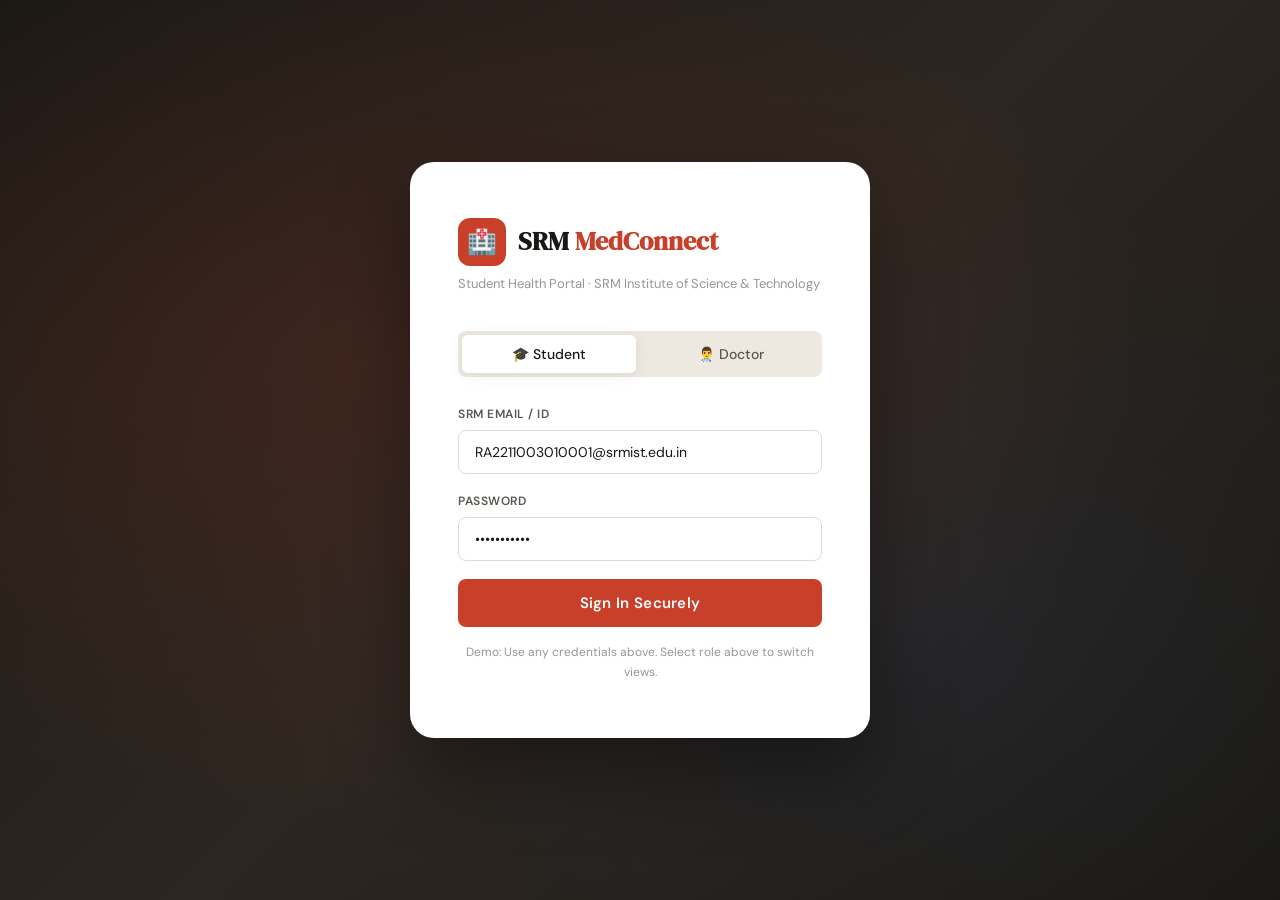
<file: frontend/srm-health-portal-singlefile.html>
<!DOCTYPE html>
<html lang="en">
<head>
<meta charset="UTF-8">
<meta name="viewport" content="width=device-width, initial-scale=1.0">
<title>SRM MedConnect — Student Health Portal</title>
<link href="https://fonts.googleapis.com/css2?family=DM+Serif+Display:ital@0;1&family=DM+Sans:wght@300;400;500;600&family=JetBrains+Mono:wght@400;500&display=swap" rel="stylesheet">
<style>
  :root {
    --bg: #f5f2ed;
    --bg2: #ede9e1;
    --surface: #ffffff;
    --surface2: #faf8f5;
    --border: #e0dbd2;
    --text: #1a1814;
    --text2: #5a5650;
    --text3: #9a9590;
    --accent: #c8402a;
    --accent2: #e85d3f;
    --accent-light: #fdf0ed;
    --green: #2a7a4a;
    --green-light: #edf7f2;
    --blue: #2a5fa8;
    --blue-light: #edf2fc;
    --amber: #b86a00;
    --amber-light: #fff8ed;
    --radius: 14px;
    --radius-sm: 8px;
    --shadow: 0 2px 16px rgba(0,0,0,0.07);
    --shadow-lg: 0 8px 40px rgba(0,0,0,0.12);
  }

  * { box-sizing: border-box; margin: 0; padding: 0; }

  body {
    font-family: 'DM Sans', sans-serif;
    background: var(--bg);
    color: var(--text);
    min-height: 100vh;
    font-size: 15px;
    line-height: 1.6;
  }

  /* ── LOGIN SCREEN ── */
  #login-screen {
    min-height: 100vh;
    display: flex;
    align-items: center;
    justify-content: center;
    background: linear-gradient(135deg, #1a1814 0%, #2d2620 50%, #1a1814 100%);
    position: relative;
    overflow: hidden;
  }
  #login-screen::before {
    content: '';
    position: absolute;
    inset: 0;
    background: radial-gradient(ellipse at 30% 40%, rgba(200,64,42,0.15) 0%, transparent 60%),
                radial-gradient(ellipse at 70% 70%, rgba(42,95,168,0.1) 0%, transparent 50%);
  }
  .login-card {
    background: var(--surface);
    border-radius: 24px;
    padding: 56px 48px;
    width: 460px;
    position: relative;
    box-shadow: 0 32px 80px rgba(0,0,0,0.4);
    animation: fadeUp 0.6s ease;
  }
  @keyframes fadeUp { from { opacity:0; transform:translateY(24px); } to { opacity:1; transform:translateY(0); } }
  .login-logo {
    display: flex;
    align-items: center;
    gap: 12px;
    margin-bottom: 8px;
  }
  .login-logo .logo-icon {
    width: 48px; height: 48px;
    background: var(--accent);
    border-radius: 12px;
    display: flex; align-items: center; justify-content: center;
    font-size: 24px;
  }
  .login-logo h1 {
    font-family: 'DM Serif Display', serif;
    font-size: 26px;
    color: var(--text);
  }
  .login-logo span { color: var(--accent); }
  .login-sub { color: var(--text3); font-size: 13px; margin-bottom: 36px; }
  .role-tabs {
    display: flex; gap: 8px; margin-bottom: 28px;
    background: var(--bg2); border-radius: var(--radius-sm); padding: 4px;
  }
  .role-tab {
    flex: 1; padding: 10px; border: none; background: none;
    border-radius: 6px; cursor: pointer; font-family: 'DM Sans', sans-serif;
    font-size: 14px; font-weight: 500; color: var(--text2);
    transition: all 0.2s;
  }
  .role-tab.active { background: var(--surface); color: var(--text); box-shadow: var(--shadow); }
  .form-group { margin-bottom: 18px; }
  .form-group label { display: block; font-size: 12px; font-weight: 600; color: var(--text2); margin-bottom: 6px; letter-spacing: 0.5px; text-transform: uppercase; }
  .form-group input, .form-group select {
    width: 100%; padding: 12px 16px;
    border: 1.5px solid var(--border); border-radius: var(--radius-sm);
    font-family: 'DM Sans', sans-serif; font-size: 14px;
    background: var(--surface); color: var(--text);
    transition: border-color 0.2s;
    outline: none;
  }
  .form-group input:focus, .form-group select:focus { border-color: var(--accent); }
  .btn-primary {
    width: 100%; padding: 14px;
    background: var(--accent); color: white;
    border: none; border-radius: var(--radius-sm);
    font-family: 'DM Sans', sans-serif; font-size: 15px; font-weight: 600;
    cursor: pointer; transition: all 0.2s;
    letter-spacing: 0.3px;
  }
  .btn-primary:hover { background: var(--accent2); transform: translateY(-1px); box-shadow: 0 4px 16px rgba(200,64,42,0.3); }
  .demo-hint { text-align: center; font-size: 12px; color: var(--text3); margin-top: 16px; }

  /* ── MAIN APP ── */
  #app { display: none; min-height: 100vh; }

  /* NAV */
  nav {
    position: fixed; top: 0; left: 0; right: 0; z-index: 100;
    background: var(--surface);
    border-bottom: 1px solid var(--border);
    padding: 0 32px;
    height: 64px;
    display: flex; align-items: center; justify-content: space-between;
    box-shadow: 0 1px 8px rgba(0,0,0,0.05);
  }
  .nav-brand { display: flex; align-items: center; gap: 10px; }
  .nav-brand .logo-mark {
    width: 36px; height: 36px; background: var(--accent);
    border-radius: 9px; display: flex; align-items: center; justify-content: center;
    font-size: 18px; color: white;
  }
  .nav-brand h2 { font-family: 'DM Serif Display', serif; font-size: 20px; }
  .nav-brand h2 span { color: var(--accent); }
  .nav-links { display: flex; gap: 4px; }
  .nav-link {
    padding: 8px 16px; border-radius: 8px; border: none; background: none;
    font-family: 'DM Sans', sans-serif; font-size: 14px; font-weight: 500;
    color: var(--text2); cursor: pointer; transition: all 0.2s; position: relative;
  }
  .nav-link:hover { background: var(--bg); color: var(--text); }
  .nav-link.active { color: var(--accent); background: var(--accent-light); }
  .nav-link .badge {
    position: absolute; top: 4px; right: 6px;
    width: 8px; height: 8px; background: var(--accent); border-radius: 50%;
  }
  .nav-right { display: flex; align-items: center; gap: 12px; }
  .user-chip {
    display: flex; align-items: center; gap: 8px;
    padding: 6px 12px; background: var(--bg2); border-radius: 20px;
    font-size: 13px; font-weight: 500;
  }
  .user-chip .avatar {
    width: 28px; height: 28px; border-radius: 50%;
    background: var(--accent); color: white;
    display: flex; align-items: center; justify-content: center;
    font-size: 12px; font-weight: 700;
  }
  .btn-logout {
    padding: 7px 14px; border-radius: 7px; border: 1.5px solid var(--border);
    background: none; font-family: 'DM Sans', sans-serif; font-size: 13px;
    color: var(--text2); cursor: pointer; transition: all 0.2s;
  }
  .btn-logout:hover { border-color: var(--accent); color: var(--accent); }

  /* PAGE LAYOUT */
  .page-wrapper { padding-top: 64px; }
  .page { display: none; padding: 36px 32px; max-width: 1200px; margin: 0 auto; }
  .page.active { display: block; animation: fadeIn 0.3s ease; }
  @keyframes fadeIn { from { opacity:0; } to { opacity:1; } }
  .page-header { margin-bottom: 32px; }
  .page-header h2 { font-family: 'DM Serif Display', serif; font-size: 30px; margin-bottom: 4px; }
  .page-header p { color: var(--text2); font-size: 14px; }

  /* CARDS */
  .card {
    background: var(--surface);
    border: 1px solid var(--border);
    border-radius: var(--radius);
    box-shadow: var(--shadow);
  }
  .card-body { padding: 24px; }

  /* GRID */
  .grid-2 { display: grid; grid-template-columns: 1fr 1fr; gap: 20px; }
  .grid-3 { display: grid; grid-template-columns: 1fr 1fr 1fr; gap: 20px; }
  .grid-4 { display: grid; grid-template-columns: repeat(4,1fr); gap: 16px; }

  /* STAT CARDS */
  .stat-card {
    background: var(--surface); border: 1px solid var(--border);
    border-radius: var(--radius); padding: 24px; box-shadow: var(--shadow);
  }
  .stat-label { font-size: 12px; font-weight: 600; color: var(--text3); text-transform: uppercase; letter-spacing: 0.5px; margin-bottom: 8px; }
  .stat-value { font-family: 'DM Serif Display', serif; font-size: 32px; }
  .stat-sub { font-size: 12px; color: var(--text3); margin-top: 4px; }

  /* DEPT CARDS */
  .dept-grid { display: grid; grid-template-columns: repeat(3,1fr); gap: 16px; }
  .dept-card {
    background: var(--surface); border: 1.5px solid var(--border);
    border-radius: var(--radius); padding: 24px; cursor: pointer;
    transition: all 0.25s; position: relative; overflow: hidden;
  }
  .dept-card::before {
    content:''; position:absolute; top:0; left:0; right:0; height:3px;
    background: var(--accent); transform: scaleX(0); transition: transform 0.25s;
  }
  .dept-card:hover { border-color: var(--accent); box-shadow: var(--shadow-lg); transform: translateY(-2px); }
  .dept-card:hover::before { transform: scaleX(1); }
  .dept-icon { font-size: 28px; margin-bottom: 12px; }
  .dept-name { font-weight: 700; font-size: 15px; margin-bottom: 4px; }
  .dept-info { font-size: 13px; color: var(--text2); }
  .dept-badge {
    display: inline-flex; align-items: center; gap: 5px;
    margin-top: 10px; padding: 4px 10px; border-radius: 20px;
    font-size: 12px; font-weight: 600;
  }
  .badge-green { background: var(--green-light); color: var(--green); }
  .badge-amber { background: var(--amber-light); color: var(--amber); }
  .badge-red { background: var(--accent-light); color: var(--accent); }
  .dot { width: 7px; height: 7px; border-radius: 50; display:inline-block; }
  .dot-green { background: var(--green); border-radius:50%; }
  .dot-amber { background: var(--amber); border-radius:50%; }
  .dot-red { background: var(--accent); border-radius:50%; }

  /* DOCTOR CARDS */
  .doctor-grid { display: grid; grid-template-columns: 1fr 1fr; gap: 16px; }
  .doctor-card {
    background: var(--surface); border: 1.5px solid var(--border);
    border-radius: var(--radius); padding: 20px;
    transition: all 0.2s;
  }
  .doctor-card:hover { border-color: var(--accent); box-shadow: var(--shadow); }
  .doctor-header { display: flex; gap: 14px; align-items: flex-start; margin-bottom: 14px; }
  .doctor-avatar {
    width: 52px; height: 52px; border-radius: 12px;
    display: flex; align-items: center; justify-content: center;
    font-size: 22px; font-weight: 700; flex-shrink: 0;
    background: linear-gradient(135deg, var(--accent-light), #fde8e3);
    color: var(--accent);
    font-family: 'DM Serif Display', serif;
  }
  .doctor-info h4 { font-weight: 700; font-size: 15px; margin-bottom: 2px; }
  .doctor-info .spec { font-size: 12px; color: var(--text2); margin-bottom: 4px; }
  .available-slots { font-size: 12px; margin-bottom: 14px; }
  .slots { display: flex; flex-wrap: wrap; gap: 6px; margin-top: 6px; }
  .slot {
    padding: 5px 12px; border-radius: 6px; border: 1.5px solid var(--border);
    font-size: 12px; font-family: 'JetBrains Mono', monospace; cursor: pointer;
    transition: all 0.15s; background: var(--surface);
  }
  .slot:hover, .slot.selected { background: var(--accent); color: white; border-color: var(--accent); }
  .slot.booked { background: var(--bg2); color: var(--text3); cursor: not-allowed; border-color: var(--border); text-decoration: line-through; }
  .btn-book {
    width: 100%; padding: 10px; border-radius: var(--radius-sm);
    background: var(--accent); color: white; border: none;
    font-family: 'DM Sans', sans-serif; font-size: 13px; font-weight: 600;
    cursor: pointer; transition: all 0.2s; margin-top: 12px;
  }
  .btn-book:hover { background: var(--accent2); }
  .btn-book:disabled { background: var(--border); color: var(--text3); cursor: not-allowed; }

  /* SEARCH/FILTER */
  .filter-bar { display: flex; gap: 12px; margin-bottom: 24px; align-items: center; }
  .search-box {
    flex: 1; position: relative;
  }
  .search-box input {
    width: 100%; padding: 11px 16px 11px 40px;
    border: 1.5px solid var(--border); border-radius: var(--radius-sm);
    font-family: 'DM Sans', sans-serif; font-size: 14px;
    background: var(--surface); color: var(--text); outline: none;
    transition: border-color 0.2s;
  }
  .search-box input:focus { border-color: var(--accent); }
  .search-box .icon { position: absolute; left: 13px; top: 50%; transform: translateY(-50%); font-size: 16px; }
  .filter-select {
    padding: 11px 16px; border: 1.5px solid var(--border); border-radius: var(--radius-sm);
    font-family: 'DM Sans', sans-serif; font-size: 14px; background: var(--surface);
    color: var(--text); outline: none; cursor: pointer;
  }

  /* APPOINTMENTS */
  .appt-list { display: flex; flex-direction: column; gap: 12px; }
  .appt-item {
    background: var(--surface); border: 1.5px solid var(--border);
    border-radius: var(--radius); padding: 18px 20px;
    display: flex; align-items: center; gap: 16px;
    transition: all 0.2s;
  }
  .appt-item:hover { border-color: var(--border); box-shadow: var(--shadow); }
  .appt-date-block {
    width: 60px; text-align: center; flex-shrink: 0;
    background: var(--accent-light); border-radius: 10px; padding: 10px 8px;
  }
  .appt-date-block .day { font-family: 'DM Serif Display', serif; font-size: 24px; color: var(--accent); line-height: 1; }
  .appt-date-block .month { font-size: 11px; font-weight: 600; color: var(--accent); text-transform: uppercase; }
  .appt-details { flex: 1; }
  .appt-details h4 { font-weight: 700; font-size: 15px; margin-bottom: 2px; }
  .appt-details .meta { font-size: 13px; color: var(--text2); }
  .appt-time {
    font-family: 'JetBrains Mono', monospace; font-size: 13px;
    background: var(--blue-light); color: var(--blue);
    padding: 4px 10px; border-radius: 6px; font-weight: 500;
  }
  .status-badge {
    padding: 4px 10px; border-radius: 20px; font-size: 12px; font-weight: 600;
    white-space: nowrap;
  }
  .status-confirmed { background: var(--green-light); color: var(--green); }
  .status-pending { background: var(--amber-light); color: var(--amber); }
  .status-cancelled { background: var(--accent-light); color: var(--accent); }
  .btn-sm {
    padding: 7px 14px; border-radius: 7px; font-size: 12px; font-weight: 600;
    cursor: pointer; transition: all 0.2s; font-family: 'DM Sans', sans-serif;
    border: 1.5px solid var(--border); background: var(--surface); color: var(--text2);
  }
  .btn-sm:hover { border-color: var(--text2); color: var(--text); }
  .btn-sm.danger:hover { border-color: var(--accent); color: var(--accent); }

  /* RECEIPT / BOOKING CARD */
  .booking-card {
    background: var(--surface); border: 1px solid var(--border);
    border-radius: 16px; overflow: hidden; box-shadow: var(--shadow-lg);
    max-width: 380px;
  }
  .booking-card-header {
    background: linear-gradient(135deg, #1a1814 0%, #2d2620 100%);
    padding: 24px; color: white; text-align: center; position: relative;
  }
  .booking-card-header::after {
    content: '';
    position: absolute; bottom: -12px; left: 0; right: 0;
    height: 24px; background: var(--surface);
    border-radius: 50% 50% 0 0 / 100% 100% 0 0;
  }
  .booking-card-header .logo { font-family: 'DM Serif Display', serif; font-size: 22px; margin-bottom: 4px; }
  .booking-card-header .logo span { color: var(--accent2); }
  .booking-card-body { padding: 28px 24px 24px; }
  .bk-row { display: flex; justify-content: space-between; align-items: flex-start; margin-bottom: 14px; }
  .bk-label { font-size: 11px; font-weight: 600; color: var(--text3); text-transform: uppercase; letter-spacing: 0.5px; }
  .bk-value { font-size: 14px; font-weight: 600; text-align: right; }
  .bk-qr { display: flex; justify-content: center; margin: 20px 0; }
  .qr-mock {
    width: 100px; height: 100px; background: var(--text);
    border-radius: 8px; padding: 8px;
    display: flex; align-items: center; justify-content: center;
    font-size: 8px; color: white; text-align: center; font-family: 'JetBrains Mono', monospace;
  }
  .bk-divider { border: none; border-top: 1.5px dashed var(--border); margin: 18px 0; }
  .booking-id { font-family: 'JetBrains Mono', monospace; font-size: 13px; color: var(--accent); font-weight: 500; }

  /* PRESCRIPTION */
  .rx-card {
    background: var(--surface); border: 1px solid var(--border);
    border-radius: var(--radius); overflow: hidden; box-shadow: var(--shadow);
  }
  .rx-header {
    background: linear-gradient(135deg, #1a1814, #2d2620);
    color: white; padding: 20px 24px; display: flex; justify-content: space-between; align-items: flex-start;
  }
  .rx-header h3 { font-family: 'DM Serif Display', serif; font-size: 20px; margin-bottom: 2px; }
  .rx-header .rx-date { font-size: 12px; opacity: 0.7; }
  .rx-symbol { font-size: 36px; opacity: 0.4; font-family: 'DM Serif Display', serif; font-style: italic; }
  .rx-body { padding: 24px; }
  .rx-patient { background: var(--bg2); border-radius: 10px; padding: 14px 18px; margin-bottom: 20px; display: flex; gap: 24px; }
  .rx-patient .field { }
  .rx-patient .field label { font-size: 11px; font-weight: 600; color: var(--text3); text-transform: uppercase; display: block; margin-bottom: 2px; }
  .rx-patient .field span { font-size: 14px; font-weight: 600; }
  .rx-meds h4 { font-size: 13px; font-weight: 700; color: var(--text2); margin-bottom: 12px; text-transform: uppercase; letter-spacing: 0.5px; }
  .med-row { display: flex; align-items: flex-start; gap: 12px; padding: 12px 0; border-bottom: 1px solid var(--border); }
  .med-row:last-child { border-bottom: none; }
  .med-num { width: 28px; height: 28px; background: var(--accent-light); color: var(--accent); border-radius: 50%; display:flex; align-items:center; justify-content:center; font-size:12px; font-weight:700; flex-shrink:0; }
  .med-name { font-weight: 700; font-size: 14px; }
  .med-dose { font-size: 12px; color: var(--text2); margin-top: 2px; }
  .rx-notes { margin-top: 18px; background: var(--amber-light); border-radius: 8px; padding: 12px 16px; font-size: 13px; color: var(--amber); }
  .rx-footer { padding: 16px 24px; border-top: 1px solid var(--border); display: flex; justify-content: space-between; align-items: center; }
  .doc-sig { font-family: 'DM Serif Display', serif; font-style: italic; font-size: 18px; color: var(--text); }

  /* CHAT */
  .chat-container { display: flex; gap: 20px; height: calc(100vh - 180px); min-height: 500px; }
  .chat-sidebar {
    width: 300px; flex-shrink: 0; background: var(--surface);
    border: 1px solid var(--border); border-radius: var(--radius);
    overflow: hidden; display: flex; flex-direction: column;
  }
  .chat-sidebar-header { padding: 16px 20px; border-bottom: 1px solid var(--border); font-weight: 700; font-size: 14px; }
  .chat-list { flex: 1; overflow-y: auto; }
  .chat-item {
    display: flex; gap: 12px; align-items: center; padding: 14px 18px;
    cursor: pointer; transition: background 0.15s; border-bottom: 1px solid var(--bg2);
  }
  .chat-item:hover { background: var(--bg); }
  .chat-item.active { background: var(--accent-light); }
  .chat-avatar {
    width: 40px; height: 40px; border-radius: 12px; flex-shrink: 0;
    background: var(--bg2); display: flex; align-items: center; justify-content: center;
    font-size: 18px; font-weight: 700; color: var(--accent);
    font-family: 'DM Serif Display', serif;
  }
  .chat-item-info h5 { font-size: 14px; font-weight: 600; margin-bottom: 2px; }
  .chat-item-info p { font-size: 12px; color: var(--text2); white-space: nowrap; overflow: hidden; text-overflow: ellipsis; max-width: 160px; }
  .chat-time { font-size: 11px; color: var(--text3); margin-left: auto; flex-shrink: 0; }
  .chat-main {
    flex: 1; background: var(--surface); border: 1px solid var(--border);
    border-radius: var(--radius); display: flex; flex-direction: column; overflow: hidden;
  }
  .chat-header {
    padding: 16px 20px; border-bottom: 1px solid var(--border);
    display: flex; align-items: center; gap: 12px;
  }
  .chat-header .online-dot { width: 9px; height: 9px; background: var(--green); border-radius: 50%; }
  .chat-header h4 { font-size: 15px; font-weight: 700; }
  .chat-header p { font-size: 12px; color: var(--text2); }
  .chat-messages { flex: 1; overflow-y: auto; padding: 20px; display: flex; flex-direction: column; gap: 12px; }
  .msg { max-width: 70%; }
  .msg.sent { align-self: flex-end; }
  .msg.recv { align-self: flex-start; }
  .msg-bubble {
    padding: 10px 14px; border-radius: 14px; font-size: 14px; line-height: 1.5;
  }
  .msg.sent .msg-bubble { background: var(--accent); color: white; border-radius: 14px 14px 4px 14px; }
  .msg.recv .msg-bubble { background: var(--bg2); color: var(--text); border-radius: 14px 14px 14px 4px; }
  .msg-time { font-size: 11px; color: var(--text3); margin-top: 4px; text-align: right; }
  .msg.recv .msg-time { text-align: left; }
  .chat-input-bar { padding: 16px; border-top: 1px solid var(--border); display: flex; gap: 10px; }
  .chat-input {
    flex: 1; padding: 11px 16px; border: 1.5px solid var(--border);
    border-radius: 20px; font-family: 'DM Sans', sans-serif; font-size: 14px;
    background: var(--bg); color: var(--text); outline: none;
    transition: border-color 0.2s;
  }
  .chat-input:focus { border-color: var(--accent); }
  .btn-send {
    padding: 10px 18px; background: var(--accent); color: white;
    border: none; border-radius: 20px; cursor: pointer;
    font-family: 'DM Sans', sans-serif; font-size: 14px; font-weight: 600;
    transition: all 0.2s;
  }
  .btn-send:hover { background: var(--accent2); }

  /* DOCTOR DASHBOARD */
  .notification-list { display: flex; flex-direction: column; gap: 12px; }
  .notif-item {
    background: var(--surface); border: 1.5px solid var(--border);
    border-radius: var(--radius); padding: 18px 20px;
    display: flex; gap: 14px; align-items: flex-start;
    transition: all 0.2s;
  }
  .notif-item.unread { border-color: var(--accent); background: var(--accent-light); }
  .notif-icon { font-size: 22px; flex-shrink: 0; }
  .notif-content h4 { font-size: 14px; font-weight: 700; margin-bottom: 3px; }
  .notif-content p { font-size: 13px; color: var(--text2); }
  .notif-actions { margin-top: 10px; display: flex; gap: 8px; }
  .btn-accept {
    padding: 7px 16px; border-radius: 7px; border: none;
    background: var(--green); color: white; font-family: 'DM Sans', sans-serif;
    font-size: 12px; font-weight: 600; cursor: pointer; transition: all 0.2s;
  }
  .btn-decline {
    padding: 7px 16px; border-radius: 7px; border: 1.5px solid var(--border);
    background: none; font-family: 'DM Sans', sans-serif;
    font-size: 12px; font-weight: 600; cursor: pointer; transition: all 0.2s; color: var(--text2);
  }
  .btn-decline:hover { border-color: var(--accent); color: var(--accent); }
  .btn-reschedule {
    padding: 7px 16px; border-radius: 7px; border: 1.5px solid var(--blue);
    background: var(--blue-light); color: var(--blue); font-family: 'DM Sans', sans-serif;
    font-size: 12px; font-weight: 600; cursor: pointer; transition: all 0.2s;
  }

  /* SCHEDULE */
  .schedule-grid { display: grid; grid-template-columns: auto 1fr; gap: 0; background: var(--surface); border: 1px solid var(--border); border-radius: var(--radius); overflow: hidden; }
  .time-col { background: var(--bg2); border-right: 1px solid var(--border); }
  .time-slot-label { height: 56px; display: flex; align-items: center; justify-content: flex-end; padding: 0 14px; font-family: 'JetBrains Mono', monospace; font-size: 12px; color: var(--text3); border-bottom: 1px solid var(--border); }
  .sched-col { }
  .sched-slot { height: 56px; border-bottom: 1px solid var(--border); display: flex; align-items: center; padding: 0 14px; gap: 8px; }
  .sched-slot-filled { background: var(--accent-light); border-left: 3px solid var(--accent); }
  .sched-slot-open { }
  .sched-slot-open:hover { background: var(--green-light); cursor: pointer; }

  /* MODAL */
  .modal-overlay {
    position: fixed; inset: 0; background: rgba(0,0,0,0.5);
    display: none; align-items: center; justify-content: center; z-index: 1000;
    backdrop-filter: blur(4px);
  }
  .modal-overlay.open { display: flex; }
  .modal {
    background: var(--surface); border-radius: 20px;
    padding: 36px; max-width: 500px; width: 90%;
    box-shadow: var(--shadow-lg); animation: fadeUp 0.3s ease;
  }
  .modal h3 { font-family: 'DM Serif Display', serif; font-size: 22px; margin-bottom: 6px; }
  .modal p { font-size: 14px; color: var(--text2); margin-bottom: 24px; }
  .modal-actions { display: flex; gap: 10px; margin-top: 24px; justify-content: flex-end; }
  .btn-secondary {
    padding: 10px 20px; border-radius: 8px; border: 1.5px solid var(--border);
    background: none; font-family: 'DM Sans', sans-serif; font-size: 14px;
    color: var(--text2); cursor: pointer; transition: all 0.2s;
  }
  .btn-secondary:hover { border-color: var(--text2); color: var(--text); }

  /* SECTION */
  .section-title { font-family: 'DM Serif Display', serif; font-size: 20px; margin-bottom: 16px; }
  .subsection { margin-bottom: 32px; }

  /* TAB */
  .tab-bar { display: flex; gap: 0; border-bottom: 2px solid var(--border); margin-bottom: 28px; }
  .tab-btn {
    padding: 12px 20px; border: none; background: none; cursor: pointer;
    font-family: 'DM Sans', sans-serif; font-size: 14px; font-weight: 500;
    color: var(--text2); transition: all 0.2s; border-bottom: 2px solid transparent; margin-bottom: -2px;
  }
  .tab-btn.active { color: var(--accent); border-bottom-color: var(--accent); font-weight: 700; }
  .tab-panel { display: none; }
  .tab-panel.active { display: block; }

  /* WRITE RX */
  .rx-form .form-row { display: grid; grid-template-columns: 1fr 1fr; gap: 14px; }
  .med-input-row { display: grid; grid-template-columns: 2fr 1fr 1fr auto; gap: 10px; align-items: end; margin-bottom: 10px; }
  .btn-add-med {
    padding: 8px 14px; border-radius: 7px; border: 1.5px dashed var(--border);
    background: none; font-size: 13px; color: var(--text2); cursor: pointer; transition: all 0.2s;
  }
  .btn-add-med:hover { border-color: var(--accent); color: var(--accent); }
  .btn-danger { background: var(--accent-light); color: var(--accent); border: none; border-radius: 7px; padding: 8px 12px; cursor: pointer; font-size: 13px; }

  /* Scrollbar */
  ::-webkit-scrollbar { width: 6px; height: 6px; }
  ::-webkit-scrollbar-track { background: transparent; }
  ::-webkit-scrollbar-thumb { background: var(--border); border-radius: 3px; }
  ::-webkit-scrollbar-thumb:hover { background: var(--text3); }

  /* Responsive help */
  @media (max-width: 900px) {
    .dept-grid { grid-template-columns: 1fr 1fr; }
    .doctor-grid { grid-template-columns: 1fr; }
    .grid-4 { grid-template-columns: 1fr 1fr; }
    .chat-container { flex-direction: column; height: auto; }
    .chat-sidebar { width: 100%; height: 220px; }
  }

  /* Back button */
  .btn-back {
    display: inline-flex; align-items: center; gap: 6px;
    padding: 8px 14px; border-radius: 8px; border: 1.5px solid var(--border);
    background: var(--surface); font-family: 'DM Sans', sans-serif;
    font-size: 13px; color: var(--text2); cursor: pointer; margin-bottom: 20px;
    transition: all 0.2s;
  }
  .btn-back:hover { border-color: var(--text2); color: var(--text); }

  .empty-state { text-align:center; padding: 60px 20px; color: var(--text3); }
  .empty-state .icon { font-size: 40px; margin-bottom: 12px; }
  .empty-state p { font-size: 15px; }

  /* Toggle switch */
  .toggle-wrap { display: flex; align-items: center; gap: 10px; font-size: 14px; font-weight: 500; }
  .toggle { position: relative; display: inline-block; width: 44px; height: 24px; }
  .toggle input { opacity: 0; width: 0; height: 0; }
  .toggle-slider {
    position: absolute; inset: 0; background: var(--border); border-radius: 24px; cursor: pointer; transition: 0.3s;
  }
  .toggle-slider:before {
    content:''; position: absolute; height: 18px; width: 18px;
    left: 3px; bottom: 3px; background: white; border-radius: 50%; transition: 0.3s;
  }
  input:checked + .toggle-slider { background: var(--green); }
  input:checked + .toggle-slider:before { transform: translateX(20px); }
</style>
</head>
<body>

<!-- ══════════════════ LOGIN ══════════════════ -->
<div id="login-screen">
  <div class="login-card">
    <div class="login-logo">
      <div class="logo-icon">🏥</div>
      <h1>SRM <span>MedConnect</span></h1>
    </div>
    <p class="login-sub">Student Health Portal · SRM Institute of Science & Technology</p>
    <div class="role-tabs">
      <button class="role-tab active" onclick="setRole('student')">🎓 Student</button>
      <button class="role-tab" onclick="setRole('doctor')">👨‍⚕️ Doctor</button>
    </div>
    <div class="form-group">
      <label>SRM Email / ID</label>
      <input type="text" id="login-email" placeholder="RA2211003010001@srmist.edu.in" value="RA2211003010001@srmist.edu.in"/>
    </div>
    <div class="form-group">
      <label>Password</label>
      <input type="password" id="login-pass" placeholder="••••••••" value="password123"/>
    </div>
    <button class="btn-primary" onclick="doLogin()">Sign In Securely</button>
    <p class="demo-hint">Demo: Use any credentials above. Select role above to switch views.</p>
  </div>
</div>

<!-- ══════════════════ APP ══════════════════ -->
<div id="app">
  <!-- NAV -->
  <nav>
    <div class="nav-brand">
      <div class="logo-mark">🏥</div>
      <h2>SRM <span>MedConnect</span></h2>
    </div>
    <div class="nav-links" id="nav-links"></div>
    <div class="nav-right">
      <div class="user-chip">
        <div class="avatar" id="nav-avatar"></div>
        <span id="nav-name"></span>
      </div>
      <button class="btn-logout" onclick="doLogout()">Sign Out</button>
    </div>
  </nav>

  <!-- PAGES -->
  <div class="page-wrapper">

    <!-- ── STUDENT: HOME / DEPARTMENTS ── -->
    <div class="page" id="page-home">
      <div class="page-header">
        <h2>Find a Doctor</h2>
        <p>Select a department to view available doctors and book your appointment</p>
      </div>
      <div class="grid-4" style="margin-bottom:28px;">
        <div class="stat-card">
          <div class="stat-label">Doctors Available</div>
          <div class="stat-value" style="color:var(--green)">12</div>
          <div class="stat-sub">Currently on duty</div>
        </div>
        <div class="stat-card">
          <div class="stat-label">Departments</div>
          <div class="stat-value">8</div>
          <div class="stat-sub">Specialisations</div>
        </div>
        <div class="stat-card">
          <div class="stat-label">My Appointments</div>
          <div class="stat-value" style="color:var(--accent)">2</div>
          <div class="stat-sub">Upcoming this week</div>
        </div>
        <div class="stat-card">
          <div class="stat-label">Avg Wait Time</div>
          <div class="stat-value" style="color:var(--blue)">8<span style="font-size:18px">min</span></div>
          <div class="stat-sub">Based on today's data</div>
        </div>
      </div>
      <div class="section-title">Departments</div>
      <div class="dept-grid" id="dept-grid"></div>
    </div>

    <!-- ── STUDENT: DOCTORS IN DEPT ── -->
    <div class="page" id="page-doctors">
      <button class="btn-back" onclick="showPage('home')">← Back to Departments</button>
      <div class="page-header">
        <h2 id="dept-title">Doctors</h2>
        <p id="dept-subtitle">Select a doctor and choose an available time slot</p>
      </div>
      <div class="filter-bar">
        <div class="search-box">
          <span class="icon">🔍</span>
          <input type="text" placeholder="Search doctors..." oninput="filterDoctors(this.value)"/>
        </div>
        <select class="filter-select" onchange="filterByAvailability(this.value)">
          <option value="all">All Availability</option>
          <option value="available">Available Today</option>
          <option value="limited">Limited Slots</option>
        </select>
      </div>
      <div class="doctor-grid" id="doctor-grid"></div>
    </div>

    <!-- ── STUDENT: MY APPOINTMENTS ── -->
    <div class="page" id="page-appointments">
      <div class="page-header">
        <h2>My Appointments</h2>
        <p>Manage your upcoming and past appointments</p>
      </div>
      <div class="tab-bar">
        <button class="tab-btn active" onclick="switchTab('appt','upcoming',this)">Upcoming</button>
        <button class="tab-btn" onclick="switchTab('appt','past',this)">Past</button>
        <button class="tab-btn" onclick="switchTab('appt','cancelled',this)">Cancelled</button>
      </div>
      <div class="tab-panel active" id="appt-tab-upcoming">
        <div class="appt-list" id="upcoming-list"></div>
      </div>
      <div class="tab-panel" id="appt-tab-past">
        <div class="appt-list" id="past-list"></div>
      </div>
      <div class="tab-panel" id="appt-tab-cancelled">
        <div class="empty-state"><div class="icon">🚫</div><p>No cancelled appointments</p></div>
      </div>
    </div>

    <!-- ── STUDENT: RECORDS ── -->
    <div class="page" id="page-records">
      <div class="page-header">
        <h2>Health Records</h2>
        <p>Your prescriptions, booking cards, and medical history</p>
      </div>
      <div class="tab-bar">
        <button class="tab-btn active" onclick="switchTab('rec','prescriptions',this)">Prescriptions</button>
        <button class="tab-btn" onclick="switchTab('rec','bookings',this)">Booking Cards</button>
      </div>
      <div class="tab-panel active" id="rec-tab-prescriptions">
        <div id="rx-list"></div>
      </div>
      <div class="tab-panel" id="rec-tab-bookings">
        <div id="booking-cards-list" style="display:flex;flex-wrap:wrap;gap:20px;"></div>
      </div>
    </div>

    <!-- ── SHARED: CHAT ── -->
    <div class="page" id="page-chat">
      <div class="page-header">
        <h2>Messages</h2>
        <p>Chat with your doctor for follow-up queries and advice</p>
      </div>
      <div class="chat-container">
        <div class="chat-sidebar">
          <div class="chat-sidebar-header">Conversations</div>
          <div class="chat-list" id="chat-list"></div>
        </div>
        <div class="chat-main">
          <div class="chat-header" id="chat-header">
            <div class="chat-avatar" style="width:38px;height:38px;border-radius:10px;background:var(--bg2);display:flex;align-items:center;justify-content:center;font-size:18px;" id="chat-doc-avatar">👨‍⚕️</div>
            <div>
              <h4 id="chat-doc-name">Select a conversation</h4>
              <p id="chat-doc-spec">—</p>
            </div>
            <div class="online-dot" style="margin-left:auto;"></div>
          </div>
          <div class="chat-messages" id="chat-messages">
            <div class="empty-state"><div class="icon">💬</div><p>Select a conversation to start chatting</p></div>
          </div>
          <div class="chat-input-bar">
            <input class="chat-input" id="chat-input" placeholder="Type your message..." onkeydown="if(event.key==='Enter')sendMessage()"/>
            <button class="btn-send" onclick="sendMessage()">Send ↑</button>
          </div>
        </div>
      </div>
    </div>

    <!-- ── DOCTOR: DASHBOARD ── -->
    <div class="page" id="page-doc-dashboard">
      <div class="page-header">
        <h2>Doctor Dashboard</h2>
        <p>Today's overview and appointment notifications</p>
      </div>
      <div class="grid-4" style="margin-bottom:28px;">
        <div class="stat-card">
          <div class="stat-label">Today's Patients</div>
          <div class="stat-value">7</div>
          <div class="stat-sub">Confirmed appointments</div>
        </div>
        <div class="stat-card">
          <div class="stat-label">Pending Requests</div>
          <div class="stat-value" style="color:var(--amber)">3</div>
          <div class="stat-sub">Awaiting approval</div>
        </div>
        <div class="stat-card">
          <div class="stat-label">Completed</div>
          <div class="stat-value" style="color:var(--green)">4</div>
          <div class="stat-sub">Consultations today</div>
        </div>
        <div class="stat-card">
          <div class="stat-label">Availability</div>
          <div style="margin-top:8px;">
            <label class="toggle-wrap">
              <label class="toggle"><input type="checkbox" checked id="doc-avail-toggle" onchange="toggleAvailability()"><span class="toggle-slider"></span></label>
              <span id="avail-label" style="color:var(--green);font-weight:600;">Available</span>
            </label>
          </div>
        </div>
      </div>
      <div class="grid-2">
        <div class="subsection">
          <div class="section-title">New Appointment Requests</div>
          <div class="notification-list" id="notif-list"></div>
        </div>
        <div class="subsection">
          <div class="section-title">Today's Schedule</div>
          <div id="doc-schedule"></div>
        </div>
      </div>
    </div>

    <!-- ── DOCTOR: PATIENTS ── -->
    <div class="page" id="page-doc-patients">
      <div class="page-header">
        <h2>My Patients</h2>
        <p>All confirmed appointments and patient records</p>
      </div>
      <div class="appt-list" id="doc-patients-list"></div>
    </div>

    <!-- ── DOCTOR: WRITE PRESCRIPTION ── -->
    <div class="page" id="page-doc-prescription">
      <div class="page-header">
        <h2>Write Prescription</h2>
        <p>Issue a prescription or consultation note for a patient</p>
      </div>
      <div style="display:grid;grid-template-columns:1fr 380px;gap:28px;align-items:start;">
        <div class="card">
          <div class="card-body">
            <div class="rx-form">
              <div class="form-row" style="margin-bottom:16px;">
                <div class="form-group" style="margin:0;">
                  <label>Patient Name</label>
                  <input type="text" placeholder="Enter patient name" id="rx-patient-name" value="Arjun Menon"/>
                </div>
                <div class="form-group" style="margin:0;">
                  <label>Registration No.</label>
                  <input type="text" placeholder="RA2211003010001" id="rx-patient-reg" value="RA2211003010001"/>
                </div>
              </div>
              <div class="form-row" style="margin-bottom:16px;">
                <div class="form-group" style="margin:0;">
                  <label>Diagnosis</label>
                  <input type="text" placeholder="Primary diagnosis" id="rx-diagnosis" value="Acute Pharyngitis"/>
                </div>
                <div class="form-group" style="margin:0;">
                  <label>Date</label>
                  <input type="date" id="rx-date"/>
                </div>
              </div>
              <div style="margin-bottom:16px;">
                <label style="font-size:12px;font-weight:600;color:var(--text2);display:block;margin-bottom:10px;text-transform:uppercase;letter-spacing:0.5px;">Medications</label>
                <div id="meds-list">
                  <div class="med-input-row">
                    <div class="form-group" style="margin:0;"><label style="font-size:11px;color:var(--text3);">Medicine</label><input type="text" placeholder="Medicine name" value="Amoxicillin 500mg"/></div>
                    <div class="form-group" style="margin:0;"><label style="font-size:11px;color:var(--text3);">Dosage</label><input type="text" placeholder="e.g. 1-0-1" value="1-0-1"/></div>
                    <div class="form-group" style="margin:0;"><label style="font-size:11px;color:var(--text3);">Duration</label><input type="text" placeholder="5 days" value="5 days"/></div>
                    <button class="btn-danger" onclick="this.closest('.med-input-row').remove()">✕</button>
                  </div>
                  <div class="med-input-row">
                    <div class="form-group" style="margin:0;"><input type="text" placeholder="Medicine name" value="Paracetamol 650mg"/></div>
                    <div class="form-group" style="margin:0;"><input type="text" placeholder="e.g. 0-1-1" value="0-1-1"/></div>
                    <div class="form-group" style="margin:0;"><input type="text" placeholder="3 days" value="3 days"/></div>
                    <button class="btn-danger" onclick="this.closest('.med-input-row').remove()">✕</button>
                  </div>
                </div>
                <button class="btn-add-med" onclick="addMedRow()">+ Add Medication</button>
              </div>
              <div class="form-group">
                <label>Notes & Instructions</label>
                <textarea style="width:100%;padding:12px 16px;border:1.5px solid var(--border);border-radius:8px;font-family:'DM Sans',sans-serif;font-size:14px;resize:vertical;min-height:80px;outline:none;background:var(--surface);" placeholder="Rest well, drink plenty of fluids. Avoid cold foods.">Rest well, drink plenty of fluids. Avoid cold foods and beverages. Return if fever persists beyond 3 days.</textarea>
              </div>
              <div class="modal-actions" style="margin-top:0;">
                <button class="btn-secondary" onclick="clearRxForm()">Clear</button>
                <button class="btn-primary" style="width:auto;padding:11px 28px;" onclick="issueRx()">Issue Prescription</button>
              </div>
            </div>
          </div>
        </div>
        <!-- Live preview -->
        <div id="rx-preview">
          <!-- populated by JS -->
        </div>
      </div>
    </div>

  </div><!-- /page-wrapper -->
</div><!-- /app -->

<!-- ── BOOKING MODAL ── -->
<div class="modal-overlay" id="booking-modal">
  <div class="modal">
    <h3>Confirm Appointment</h3>
    <p id="modal-desc">You are booking an appointment with the selected doctor.</p>
    <div class="form-group">
      <label>Reason for Visit</label>
      <input type="text" id="modal-reason" placeholder="Brief description of your concern"/>
    </div>
    <div class="form-group">
      <label>Additional Notes</label>
      <input type="text" id="modal-notes" placeholder="Any allergies, ongoing medications..."/>
    </div>
    <div class="modal-actions">
      <button class="btn-secondary" onclick="closeModal()">Cancel</button>
      <button class="btn-primary" style="width:auto;padding:11px 24px;" onclick="confirmBooking()">Book Appointment</button>
    </div>
  </div>
</div>

<!-- ── SUCCESS MODAL ── -->
<div class="modal-overlay" id="success-modal">
  <div class="modal" style="text-align:center;">
    <div style="font-size:52px;margin-bottom:12px;">✅</div>
    <h3>Appointment Confirmed!</h3>
    <p>Your booking has been confirmed. Show this ID at the clinic.</p>
    <div style="background:var(--bg2);border-radius:10px;padding:16px;margin:16px 0;font-family:'JetBrains Mono',monospace;font-size:18px;color:var(--accent);letter-spacing:2px;" id="booking-id-display">—</div>
    <div class="modal-actions" style="justify-content:center;">
      <button class="btn-secondary" onclick="document.getElementById('success-modal').classList.remove('open')">Close</button>
      <button class="btn-primary" style="width:auto;padding:11px 24px;" onclick="goToReceipt()">View Receipt →</button>
    </div>
  </div>
</div>

<script>
// ═══════════════════════════════════════════════════
// DATA
// ═══════════════════════════════════════════════════
const DEPARTMENTS = [
  { id:'general', name:'General Medicine', icon:'🩺', desc:'Primary care, fever, flu & general health', doctors:3, available:true },
  { id:'dental', name:'Dental Clinic', icon:'🦷', desc:'Oral health, teeth cleaning, fillings', doctors:2, available:true },
  { id:'mental', name:'Counselling & Mental Health', icon:'🧠', desc:'Stress, anxiety, depression support', doctors:2, available:false },
  { id:'ortho', name:'Orthopaedics', icon:'🦴', desc:'Bone, joint & sports injuries', doctors:2, available:true },
  { id:'eye', name:'Ophthalmology', icon:'👁️', desc:'Eye care, vision testing, infections', doctors:1, available:true },
  { id:'ent', name:'ENT', icon:'👂', desc:'Ear, nose & throat specialist', doctors:2, available:false },
  { id:'derma', name:'Dermatology', icon:'🧴', desc:'Skin issues, acne, rashes, infections', doctors:1, available:true },
  { id:'gynaec', name:'Gynaecology', icon:'🌸', desc:'Women\'s health, reproductive care', doctors:1, available:true },
];

const DOCTORS = {
  general: [
    { id:'d1', name:'Dr. Priya Suresh', spec:'MBBS, MD – General Physician', exp:'12 yrs', rating:'4.9', slots:['09:00','09:30','10:30','11:00','02:00','03:00'], booked:['09:30','11:00'] },
    { id:'d2', name:'Dr. Ramesh Kumar', spec:'MBBS – General Physician', exp:'8 yrs', rating:'4.7', slots:['09:00','10:00','10:30','11:30','02:30','04:00'], booked:['09:00','10:00'] },
    { id:'d3', name:'Dr. Kavitha Nair', spec:'MBBS, MD – Internal Medicine', exp:'15 yrs', rating:'4.8', slots:['08:30','09:30','01:00','01:30','03:30'], booked:['08:30'] },
  ],
  dental: [
    { id:'d4', name:'Dr. Arun Mathew', spec:'BDS, MDS – Dental Surgeon', exp:'10 yrs', rating:'4.8', slots:['09:00','10:00','11:00','01:00','02:00'], booked:['11:00'] },
    { id:'d5', name:'Dr. Sneha Pillai', spec:'BDS – Dentist', exp:'6 yrs', rating:'4.6', slots:['09:30','10:30','02:30','03:30'], booked:[] },
  ],
  mental: [
    { id:'d6', name:'Dr. Meera Krishnan', spec:'MBBS, MD – Psychiatry', exp:'14 yrs', rating:'5.0', slots:['10:00','11:00','02:00','03:00'], booked:['10:00','11:00','02:00','03:00'] },
    { id:'d7', name:'Ms. Divya Rajan', spec:'M.Sc Psychology – Counsellor', exp:'7 yrs', rating:'4.9', slots:['09:00','10:00','11:00','01:00','02:00','03:00'], booked:['09:00','11:00'] },
  ],
  ortho: [
    { id:'d8', name:'Dr. Suresh Babu', spec:'MBBS, MS – Orthopaedics', exp:'18 yrs', rating:'4.9', slots:['09:00','10:00','11:00','01:00'], booked:['09:00'] },
    { id:'d9', name:'Dr. Anitha Roy', spec:'MBBS – Ortho Resident', exp:'4 yrs', rating:'4.5', slots:['02:00','03:00','04:00'], booked:[] },
  ],
  eye: [
    { id:'d10', name:'Dr. Venkat Raman', spec:'MBBS, MS – Ophthalmology', exp:'16 yrs', rating:'4.8', slots:['09:00','10:30','12:00','02:00','03:30'], booked:['09:00','10:30'] },
  ],
  ent: [
    { id:'d11', name:'Dr. Lalitha Menon', spec:'MBBS, MS – ENT Specialist', exp:'11 yrs', rating:'4.7', slots:['10:00','11:00','02:00','03:00'], booked:['10:00','11:00','02:00','03:00'] },
    { id:'d12', name:'Dr. Kiran S.', spec:'MBBS – ENT Resident', exp:'3 yrs', rating:'4.4', slots:['09:30','10:30','01:30'], booked:['09:30','10:30','01:30'] },
  ],
  derma: [
    { id:'d13', name:'Dr. Pooja Chandran', spec:'MBBS, MD – Dermatology', exp:'9 yrs', rating:'4.9', slots:['09:00','10:00','11:00','02:00','03:00'], booked:['09:00'] },
  ],
  gynaec: [
    { id:'d14', name:'Dr. Saranya Bose', spec:'MBBS, MS – OB/GYN', exp:'13 yrs', rating:'5.0', slots:['09:00','10:00','11:00','01:00','02:00'], booked:['09:00','11:00'] },
  ],
};

const UPCOMING_APPTS = [
  { id:'APT2024001', doctor:'Dr. Priya Suresh', dept:'General Medicine', date:'21', month:'Mar', time:'10:30 AM', status:'confirmed', reason:'Fever & Cold' },
  { id:'APT2024002', doctor:'Dr. Arun Mathew', dept:'Dental Clinic', date:'25', month:'Mar', time:'09:00 AM', status:'pending', reason:'Tooth Pain' },
];
const PAST_APPTS = [
  { id:'APT2024000', doctor:'Dr. Kavitha Nair', dept:'General Medicine', date:'14', month:'Mar', time:'01:30 PM', status:'confirmed', reason:'Routine Check' },
];

const DOC_NOTIFS = [
  { id:'n1', student:'Arjun Menon', reg:'RA2211003010001', time:'09:00 AM Today', reason:'Fever & headache', unread:true },
  { id:'n2', student:'Preethi Lakshmi', reg:'RA2211003010087', time:'10:30 AM Today', reason:'Follow-up consultation', unread:true },
  { id:'n3', student:'Vikram Chandran', reg:'RA2211003010042', time:'02:00 PM Today', reason:'Back pain', unread:false },
];

const CHAT_CONTACTS_STUDENT = [
  { id:'c1', name:'Dr. Priya Suresh', spec:'General Medicine', avatar:'P', lastMsg:'Please drink warm fluids and rest well.', time:'10:32 AM', msgs:[
    { from:'doc', text:'Hello! How are you feeling today?', time:'10:20 AM' },
    { from:'me', text:'I have been having fever since yesterday evening, around 101°F.', time:'10:22 AM' },
    { from:'doc', text:'I see. Are you experiencing any body ache or sore throat along with the fever?', time:'10:24 AM' },
    { from:'me', text:'Yes, sore throat and slight body ache.', time:'10:26 AM' },
    { from:'doc', text:'Please drink warm fluids and rest well. I will prescribe something at your appointment tomorrow.', time:'10:32 AM' },
  ]},
  { id:'c2', name:'Dr. Arun Mathew', spec:'Dental Clinic', avatar:'A', lastMsg:'Avoid very cold/hot foods before your visit.', time:'Yesterday', msgs:[
    { from:'doc', text:'Hi! Saw your appointment booking for tooth pain. How long has it been?', time:'Yesterday 3:00 PM' },
    { from:'me', text:'About 2 days. The pain is on the upper left side.', time:'Yesterday 3:05 PM' },
    { from:'doc', text:'Avoid very cold/hot foods before your visit. See you on the 25th!', time:'Yesterday 3:10 PM' },
  ]},
];

const CHAT_CONTACTS_DOCTOR = [
  { id:'s1', name:'Arjun Menon', spec:'RA2211003010001 · CSE', avatar:'A', lastMsg:'Thank you doctor.', time:'10:40 AM', msgs:[
    { from:'me', text:'Hello Arjun! How are you feeling today?', time:'10:20 AM' },
    { from:'doc', text:'I have been having fever since yesterday evening, around 101°F.', time:'10:22 AM' },
    { from:'me', text:'Are you experiencing body ache as well?', time:'10:24 AM' },
    { from:'doc', text:'Yes, sore throat and slight body ache.', time:'10:26 AM' },
    { from:'me', text:'Drink warm fluids and rest. I will see you at your appointment.', time:'10:32 AM' },
    { from:'doc', text:'Thank you doctor.', time:'10:40 AM' },
  ]},
  { id:'s2', name:'Preethi Lakshmi', spec:'RA2211003010087 · ECE', avatar:'P', lastMsg:'Got it, I will follow the prescription.', time:'Yesterday', msgs:[
    { from:'me', text:'Hi Preethi! How is the medication working?', time:'Yesterday 2:00 PM' },
    { from:'doc', text:'Much better today, thank you!', time:'Yesterday 2:15 PM' },
    { from:'me', text:'Good. Continue the course for 5 days as prescribed.', time:'Yesterday 2:20 PM' },
    { from:'doc', text:'Got it, I will follow the prescription.', time:'Yesterday 2:25 PM' },
  ]},
];

const PRESCRIPTIONS = [
  {
    id:'RX2024001', date:'14 Mar 2025', doctor:'Dr. Kavitha Nair', dept:'General Medicine',
    patient:'Arjun Menon', reg:'RA2211003010001', diagnosis:'Acute Pharyngitis',
    meds:[
      { name:'Amoxicillin 500mg', dose:'1-0-1 after meals', dur:'5 days' },
      { name:'Paracetamol 650mg', dose:'0-1-1 (if fever)', dur:'3 days' },
      { name:'Betadine Gargle', dose:'Twice daily', dur:'7 days' },
    ],
    notes:'Rest well. Drink plenty of warm fluids. Return if fever persists beyond 3 days.'
  }
];

// STATE
let currentRole = 'student';
let currentUser = {};
let selectedDept = null;
let selectedDoctor = null;
let selectedSlot = null;
let pendingBooking = {};
let lastBookingId = '';
let activeChatId = null;
let chatContacts = [];

// ═══════════════════════════════════════════════════
// AUTH
// ═══════════════════════════════════════════════════
function setRole(role) {
  currentRole = role;
  document.querySelectorAll('.role-tab').forEach(t => t.classList.remove('active'));
  document.querySelectorAll('.role-tab').forEach((t,i) => { if((i===0&&role==='student')||(i===1&&role==='doctor')) t.classList.add('active'); });
  document.getElementById('login-email').value = role === 'student' ? 'RA2211003010001@srmist.edu.in' : 'dr.priya@srmist.edu.in';
}

function doLogin() {
  const email = document.getElementById('login-email').value;
  if (!email) return;
  if (currentRole === 'student') {
    currentUser = { name:'Arjun Menon', initials:'AM', role:'student', dept:'CSE – III Year' };
    chatContacts = CHAT_CONTACTS_STUDENT;
  } else {
    currentUser = { name:'Dr. Priya Suresh', initials:'PS', role:'doctor', dept:'General Medicine' };
    chatContacts = CHAT_CONTACTS_DOCTOR;
  }
  document.getElementById('login-screen').style.display = 'none';
  document.getElementById('app').style.display = 'block';
  buildNav();
  initApp();
}

function doLogout() {
  document.getElementById('login-screen').style.display = 'flex';
  document.getElementById('app').style.display = 'none';
}

// ═══════════════════════════════════════════════════
// NAV
// ═══════════════════════════════════════════════════
function buildNav() {
  document.getElementById('nav-avatar').textContent = currentUser.initials;
  document.getElementById('nav-name').textContent = currentUser.name;
  const links = currentRole === 'student' ? [
    { id:'home', label:'🏥 Find Doctor' },
    { id:'appointments', label:'📅 Appointments', badge:true },
    { id:'records', label:'📋 My Records' },
    { id:'chat', label:'💬 Messages', badge:true },
  ] : [
    { id:'doc-dashboard', label:'📊 Dashboard', badge:true },
    { id:'doc-patients', label:'👥 My Patients' },
    { id:'doc-prescription', label:'📝 Prescriptions' },
    { id:'chat', label:'💬 Messages', badge:true },
  ];
  const nav = document.getElementById('nav-links');
  nav.innerHTML = links.map(l => `
    <button class="nav-link" onclick="showPage('${l.id}')" id="nav-${l.id}">
      ${l.label}
      ${l.badge ? '<span class="badge"></span>' : ''}
    </button>
  `).join('');
}

function showPage(id) {
  document.querySelectorAll('.page').forEach(p => p.classList.remove('active'));
  document.querySelectorAll('.nav-link').forEach(n => n.classList.remove('active'));
  const pageEl = document.getElementById('page-' + id);
  if (pageEl) pageEl.classList.add('active');
  const navEl = document.getElementById('nav-' + id);
  if (navEl) navEl.classList.add('active');
}

// ═══════════════════════════════════════════════════
// INIT
// ═══════════════════════════════════════════════════
function initApp() {
  // Set today's date for prescription form
  const today = new Date().toISOString().split('T')[0];
  const rxDateEl = document.getElementById('rx-date');
  if (rxDateEl) rxDateEl.value = today;

  if (currentRole === 'student') {
    buildDeptGrid();
    buildAppointments();
    buildRecords();
    buildChat();
    showPage('home');
  } else {
    buildDocDashboard();
    buildDocPatients();
    buildChat();
    buildRxPreview();
    showPage('doc-dashboard');
  }
}

// ═══════════════════════════════════════════════════
// DEPARTMENTS
// ═══════════════════════════════════════════════════
function buildDeptGrid() {
  const grid = document.getElementById('dept-grid');
  grid.innerHTML = DEPARTMENTS.map(d => {
    const avail = d.available ? `<span class="dept-badge badge-green"><span class="dot dot-green"></span> Available</span>` : `<span class="dept-badge badge-red"><span class="dot dot-red"></span> Fully Booked</span>`;
    return `
      <div class="dept-card" onclick="openDept('${d.id}')">
        <div class="dept-icon">${d.icon}</div>
        <div class="dept-name">${d.name}</div>
        <div class="dept-info">${d.desc}</div>
        <div style="font-size:12px;color:var(--text3);margin-top:6px;">${d.doctors} doctor${d.doctors>1?'s':''} on duty</div>
        ${avail}
      </div>
    `;
  }).join('');
}

function openDept(id) {
  selectedDept = id;
  const dept = DEPARTMENTS.find(d => d.id === id);
  document.getElementById('dept-title').textContent = dept.icon + ' ' + dept.name;
  document.getElementById('dept-subtitle').textContent = dept.desc;
  buildDoctorGrid(id);
  showPage('doctors');
}

function buildDoctorGrid(deptId, filter='') {
  const docs = (DOCTORS[deptId] || []).filter(d => !filter || d.name.toLowerCase().includes(filter.toLowerCase()));
  const grid = document.getElementById('doctor-grid');
  if (!docs.length) { grid.innerHTML = '<div class="empty-state"><div class="icon">🔍</div><p>No doctors found</p></div>'; return; }
  grid.innerHTML = docs.map(d => {
    const freeSlots = d.slots.filter(s => !d.booked.includes(s));
    const availBadge = freeSlots.length > 3 ? `<span class="dept-badge badge-green">🟢 ${freeSlots.length} slots available</span>` :
                       freeSlots.length > 0 ? `<span class="dept-badge badge-amber">🟡 ${freeSlots.length} slot${freeSlots.length>1?'s':''} left</span>` :
                       `<span class="dept-badge badge-red">🔴 Fully booked</span>`;
    const slotsHtml = d.slots.map(s => `<div class="slot ${d.booked.includes(s)?'booked':''}" onclick="selectSlot(this,'${d.id}','${s}')">${s}</div>`).join('');
    return `
      <div class="doctor-card" id="dc-${d.id}">
        <div class="doctor-header">
          <div class="doctor-avatar">${d.name.split(' ').map(w=>w[0]).join('').slice(0,2)}</div>
          <div class="doctor-info">
            <h4>${d.name}</h4>
            <div class="spec">${d.spec}</div>
            <div style="font-size:12px;color:var(--text2);">⭐ ${d.rating} · ${d.exp} experience</div>
          </div>
        </div>
        ${availBadge}
        <div class="available-slots" style="margin-top:12px;">
          <div style="font-size:12px;font-weight:600;color:var(--text2);margin-bottom:6px;">Select Time Slot</div>
          <div class="slots">${slotsHtml}</div>
        </div>
        <button class="btn-book" id="btn-book-${d.id}" disabled onclick="openBookingModal('${d.id}')">
          Select a slot to book
        </button>
      </div>
    `;
  }).join('');
}

function selectSlot(el, docId, slot) {
  if (el.classList.contains('booked')) return;
  // Deselect others in same card
  el.closest('.doctor-card').querySelectorAll('.slot').forEach(s => s.classList.remove('selected'));
  el.classList.add('selected');
  selectedDoctor = docId;
  selectedSlot = slot;
  const btn = document.getElementById('btn-book-' + docId);
  btn.disabled = false;
  btn.textContent = `Book ${slot} →`;
  // Disable other cards' book buttons
  document.querySelectorAll('.btn-book').forEach(b => { if(b.id !== 'btn-book-'+docId) { b.disabled = true; b.textContent = 'Select a slot to book'; } });
}

function filterDoctors(val) { buildDoctorGrid(selectedDept, val); }
function filterByAvailability(val) { buildDoctorGrid(selectedDept); }

// ═══════════════════════════════════════════════════
// BOOKING
// ═══════════════════════════════════════════════════
function openBookingModal(docId) {
  const dept = DEPARTMENTS.find(d => d.id === selectedDept);
  const doc = (DOCTORS[selectedDept]||[]).find(d => d.id === docId);
  if (!doc || !selectedSlot) return;
  pendingBooking = { docId, doc, dept, slot: selectedSlot };
  document.getElementById('modal-desc').textContent = `Booking with ${doc.name} (${dept.name}) at ${selectedSlot}`;
  document.getElementById('booking-modal').classList.add('open');
}

function closeModal() {
  document.getElementById('booking-modal').classList.remove('open');
}

function generateId() {
  return 'APT' + Date.now().toString().slice(-7);
}

function confirmBooking() {
  const reason = document.getElementById('modal-reason').value || 'General Consultation';
  const id = generateId();
  lastBookingId = id;
  // Add to upcoming
  const now = new Date();
  UPCOMING_APPTS.unshift({
    id, doctor: pendingBooking.doc.name, dept: pendingBooking.dept.name,
    date: (now.getDate()+1).toString(), month: now.toLocaleString('default',{month:'short'}),
    time: pendingBooking.slot + ' AM', status:'pending', reason
  });
  // Mark slot as booked
  const docData = DOCTORS[selectedDept].find(d => d.id === pendingBooking.docId);
  if (docData) docData.booked.push(pendingBooking.slot);
  closeModal();
  document.getElementById('booking-id-display').textContent = id;
  document.getElementById('success-modal').classList.add('open');
  buildAppointments();
}

function goToReceipt() {
  document.getElementById('success-modal').classList.remove('open');
  buildRecords();
  showPage('records');
  // Switch to bookings tab
  setTimeout(() => switchTabDirect('rec','bookings'), 100);
}

// ═══════════════════════════════════════════════════
// APPOINTMENTS
// ═══════════════════════════════════════════════════
function buildAppointments() {
  const upEl = document.getElementById('upcoming-list');
  const pastEl = document.getElementById('past-list');
  upEl.innerHTML = UPCOMING_APPTS.map(a => apptItemHTML(a, true)).join('') || '<div class="empty-state"><div class="icon">📅</div><p>No upcoming appointments</p></div>';
  pastEl.innerHTML = PAST_APPTS.map(a => apptItemHTML(a, false)).join('') || '<div class="empty-state"><div class="icon">📅</div><p>No past appointments</p></div>';
}

function apptItemHTML(a, upcoming) {
  return `
    <div class="appt-item">
      <div class="appt-date-block">
        <div class="day">${a.date}</div>
        <div class="month">${a.month}</div>
      </div>
      <div class="appt-details">
        <h4>${a.doctor}</h4>
        <div class="meta">${a.dept} · ${a.reason}</div>
        <div style="font-family:'JetBrains Mono',monospace;font-size:11px;color:var(--text3);margin-top:2px;">${a.id}</div>
      </div>
      <div class="appt-time">${a.time}</div>
      <span class="status-badge status-${a.status}">${a.status.charAt(0).toUpperCase()+a.status.slice(1)}</span>
      ${upcoming ? `<button class="btn-sm danger" onclick="cancelAppt('${a.id}')">Cancel</button>` : ''}
      ${upcoming ? `<button class="btn-sm" onclick="viewReceipt('${a.id}')">Receipt</button>` : ''}
    </div>
  `;
}

function cancelAppt(id) {
  const i = UPCOMING_APPTS.findIndex(a => a.id === id);
  if (i > -1) UPCOMING_APPTS.splice(i, 1);
  buildAppointments();
}

function viewReceipt(id) {
  lastBookingId = id;
  buildRecords();
  showPage('records');
  setTimeout(() => switchTabDirect('rec','bookings'), 100);
}

// ═══════════════════════════════════════════════════
// RECORDS
// ═══════════════════════════════════════════════════
function buildRecords() {
  buildRxList();
  buildBookingCards();
}

function buildRxList() {
  const el = document.getElementById('rx-list');
  el.innerHTML = PRESCRIPTIONS.map(rx => rxCardHTML(rx)).join('');
  // Add newly issued ones
}

function rxCardHTML(rx) {
  return `
    <div class="rx-card" style="margin-bottom:20px;">
      <div class="rx-header">
        <div>
          <h3>Prescription</h3>
          <div class="rx-date">${rx.date} · ${rx.dept}</div>
          <div style="margin-top:6px;font-size:13px;opacity:0.8;">Dr. ${rx.doctor.replace('Dr. ','')}</div>
        </div>
        <div class="rx-symbol">℞</div>
      </div>
      <div class="rx-body">
        <div class="rx-patient">
          <div class="field"><label>Patient</label><span>${rx.patient}</span></div>
          <div class="field"><label>Reg. No.</label><span>${rx.reg}</span></div>
          <div class="field"><label>Diagnosis</label><span>${rx.diagnosis}</span></div>
          <div class="field"><label>Rx ID</label><span style="font-family:'JetBrains Mono',monospace;font-size:13px;color:var(--accent);">${rx.id}</span></div>
        </div>
        <div class="rx-meds">
          <h4>Medications</h4>
          ${rx.meds.map((m,i) => `
            <div class="med-row">
              <div class="med-num">${i+1}</div>
              <div>
                <div class="med-name">${m.name}</div>
                <div class="med-dose">${m.dose} · ${m.dur}</div>
              </div>
            </div>
          `).join('')}
        </div>
        <div class="rx-notes">⚠️ ${rx.notes}</div>
      </div>
      <div class="rx-footer">
        <div>
          <div style="font-size:12px;color:var(--text3);">Prescribed by</div>
          <div class="doc-sig">${rx.doctor}</div>
        </div>
        <button class="btn-sm" onclick="window.print()">🖨️ Print</button>
      </div>
    </div>
  `;
}

function buildBookingCards() {
  const el = document.getElementById('booking-cards-list');
  const allAppts = [...UPCOMING_APPTS, ...PAST_APPTS];
  el.innerHTML = allAppts.map(a => bookingCardHTML(a)).join('');
}

function bookingCardHTML(a) {
  const qr = a.id.replace('APT','');
  return `
    <div class="booking-card">
      <div class="booking-card-header">
        <div class="logo">SRM <span>MedConnect</span></div>
        <div style="font-size:12px;opacity:0.6;margin-top:2px;">Student Health Services</div>
        <div style="font-size:12px;margin-top:10px;opacity:0.8;">APPOINTMENT CARD</div>
      </div>
      <div class="booking-card-body">
        <div class="bk-row"><div><div class="bk-label">Patient</div><div class="bk-value">${currentUser.name}</div></div></div>
        <div class="bk-row"><div><div class="bk-label">Doctor</div><div class="bk-value">${a.doctor}</div></div></div>
        <div class="bk-row">
          <div><div class="bk-label">Department</div><div class="bk-value" style="font-size:13px;">${a.dept}</div></div>
          <div style="text-align:right;"><div class="bk-label">Date</div><div class="bk-value">${a.date} ${a.month}</div></div>
        </div>
        <div class="bk-row">
          <div><div class="bk-label">Time</div><div class="bk-value">${a.time}</div></div>
          <div style="text-align:right;"><div class="bk-label">Status</div><div class="bk-value" style="color:${a.status==='confirmed'?'var(--green)':'var(--amber)'};">${a.status.toUpperCase()}</div></div>
        </div>
        <div class="bk-qr">
          <div class="qr-mock">
            ▄▀▄<br>▀█▀<br>▄▀▄<br>${qr.slice(0,6)}
          </div>
        </div>
        <hr class="bk-divider"/>
        <div style="text-align:center;">
          <div style="font-size:11px;color:var(--text3);margin-bottom:4px;">BOOKING ID</div>
          <div class="booking-id">${a.id}</div>
          <div style="font-size:11px;color:var(--text3);margin-top:8px;">Show this at the clinic reception</div>
        </div>
      </div>
    </div>
  `;
}

// ═══════════════════════════════════════════════════
// CHAT
// ═══════════════════════════════════════════════════
function buildChat() {
  const listEl = document.getElementById('chat-list');
  listEl.innerHTML = chatContacts.map(c => `
    <div class="chat-item" onclick="openChat('${c.id}')" id="chat-item-${c.id}">
      <div class="chat-avatar">${c.avatar}</div>
      <div class="chat-item-info">
        <h5>${c.name}</h5>
        <p>${c.lastMsg}</p>
      </div>
      <div class="chat-time">${c.time}</div>
    </div>
  `).join('');
}

function openChat(id) {
  activeChatId = id;
  const contact = chatContacts.find(c => c.id === id);
  if (!contact) return;
  document.querySelectorAll('.chat-item').forEach(i => i.classList.remove('active'));
  document.getElementById('chat-item-'+id)?.classList.add('active');
  document.getElementById('chat-doc-name').textContent = contact.name;
  document.getElementById('chat-doc-spec').textContent = contact.spec;
  document.getElementById('chat-doc-avatar').textContent = contact.avatar;
  const msgsEl = document.getElementById('chat-messages');
  msgsEl.innerHTML = contact.msgs.map(m => {
    const isSent = (currentRole==='student' && m.from==='me') || (currentRole==='doctor' && m.from==='me');
    return `
      <div class="msg ${isSent?'sent':'recv'}">
        <div class="msg-bubble">${m.text}</div>
        <div class="msg-time">${m.time}</div>
      </div>
    `;
  }).join('');
  msgsEl.scrollTop = msgsEl.scrollHeight;
}

function sendMessage() {
  const input = document.getElementById('chat-input');
  const text = input.value.trim();
  if (!text || !activeChatId) return;
  const contact = chatContacts.find(c => c.id === activeChatId);
  if (!contact) return;
  const now = new Date().toLocaleTimeString('en-US', {hour:'2-digit',minute:'2-digit'});
  contact.msgs.push({ from:'me', text, time: now });
  contact.lastMsg = text;
  contact.time = now;
  input.value = '';
  openChat(activeChatId);
  buildChat();
  // Simulate reply
  setTimeout(() => {
    const replies = [
      'Thank you for sharing. Let me check on that.',
      'I understand. Please make sure to follow the prescribed routine.',
      'That sounds like a concern we should discuss at your appointment.',
      'Got it! Is there anything else you\'d like to know?',
      'Please come in and we can do a proper examination.'
    ];
    const reply = replies[Math.floor(Math.random()*replies.length)];
    contact.msgs.push({ from:'doc', text:reply, time: new Date().toLocaleTimeString('en-US',{hour:'2-digit',minute:'2-digit'}) });
    contact.lastMsg = reply;
    if (activeChatId === contact.id) openChat(activeChatId);
    buildChat();
  }, 1200);
}

// ═══════════════════════════════════════════════════
// DOCTOR DASHBOARD
// ═══════════════════════════════════════════════════
function buildDocDashboard() {
  const notifEl = document.getElementById('notif-list');
  notifEl.innerHTML = DOC_NOTIFS.map(n => `
    <div class="notif-item ${n.unread?'unread':''}" id="notif-${n.id}">
      <div class="notif-icon">${n.unread?'🔔':'📋'}</div>
      <div class="notif-content">
        <h4>${n.student} <span style="font-size:12px;font-weight:400;color:var(--text3);">${n.reg}</span></h4>
        <p>${n.time} · <em>${n.reason}</em></p>
        <div class="notif-actions">
          <button class="btn-accept" onclick="acceptAppt('${n.id}')">✓ Accept</button>
          <button class="btn-reschedule" onclick="rescheduleAppt('${n.id}')">⟳ Reschedule</button>
          <button class="btn-decline" onclick="declineAppt('${n.id}')">✕ Decline</button>
        </div>
      </div>
    </div>
  `).join('');
  buildDocSchedule();
}

function buildDocSchedule() {
  const times = ['08:30','09:00','09:30','10:00','10:30','11:00','11:30','12:00','01:00','01:30','02:00','02:30','03:00','03:30','04:00'];
  const booked = { '09:00':'Arjun Menon', '10:30':'Preethi Lakshmi', '02:00':'Vikram Chandran' };
  const el = document.getElementById('doc-schedule');
  el.innerHTML = `
    <div class="schedule-grid">
      <div class="time-col">
        ${times.map(t => `<div class="time-slot-label">${t}</div>`).join('')}
      </div>
      <div class="sched-col">
        ${times.map(t => {
          if (booked[t]) return `<div class="sched-slot sched-slot-filled"><span style="font-size:12px;font-weight:600;color:var(--accent);">${t}</span> <span style="font-size:13px;">${booked[t]}</span></div>`;
          return `<div class="sched-slot sched-slot-open" onclick="alert('Slot ${t} is currently open. You can mark it unavailable.')"><span style="font-size:12px;color:var(--text3);">${t}</span><span style="font-size:11px;color:var(--green);margin-left:8px;">Open</span></div>`;
        }).join('')}
      </div>
    </div>
  `;
}

function acceptAppt(id) {
  const el = document.getElementById('notif-'+id);
  if(el) { el.classList.remove('unread'); el.querySelector('.notif-actions').innerHTML = '<span style="color:var(--green);font-size:13px;font-weight:600;">✓ Accepted</span>'; }
}
function declineAppt(id) {
  const el = document.getElementById('notif-'+id);
  if(el) el.remove();
}
function rescheduleAppt(id) {
  const newTime = prompt('Enter new time (e.g. 11:30 AM):');
  if (newTime) {
    const el = document.getElementById('notif-'+id);
    if(el) {
      const meta = el.querySelector('p');
      meta.textContent = 'Rescheduled to: ' + newTime + ' · ' + meta.textContent.split('·')[1];
      el.querySelector('.notif-actions').innerHTML = '<span style="color:var(--blue);font-size:13px;font-weight:600;">⟳ Rescheduled to '+newTime+'</span>';
    }
  }
}

function toggleAvailability() {
  const on = document.getElementById('doc-avail-toggle').checked;
  document.getElementById('avail-label').textContent = on ? 'Available' : 'Unavailable';
  document.getElementById('avail-label').style.color = on ? 'var(--green)' : 'var(--accent)';
}

// ═══════════════════════════════════════════════════
// DOC PATIENTS
// ═══════════════════════════════════════════════════
function buildDocPatients() {
  const list = [
    { id:'APT001', student:'Arjun Menon', reg:'RA2211003010001', dept:'General Medicine', date:'21', month:'Mar', time:'09:00 AM', status:'confirmed', reason:'Fever & headache' },
    { id:'APT002', student:'Preethi Lakshmi', reg:'RA2211003010087', dept:'General Medicine', date:'21', month:'Mar', time:'10:30 AM', status:'confirmed', reason:'Follow-up' },
    { id:'APT003', student:'Vikram Chandran', reg:'RA2211003010042', dept:'General Medicine', date:'21', month:'Mar', time:'02:00 PM', status:'pending', reason:'Back pain' },
  ];
  const el = document.getElementById('doc-patients-list');
  el.innerHTML = list.map(a => `
    <div class="appt-item">
      <div class="appt-date-block"><div class="day">${a.date}</div><div class="month">${a.month}</div></div>
      <div class="appt-details">
        <h4>${a.student} <span style="font-size:12px;font-weight:400;color:var(--text3);font-family:'JetBrains Mono',monospace;">${a.reg}</span></h4>
        <div class="meta">${a.reason}</div>
      </div>
      <div class="appt-time">${a.time}</div>
      <span class="status-badge status-${a.status}">${a.status.charAt(0).toUpperCase()+a.status.slice(1)}</span>
      <button class="btn-sm" onclick="showPage('doc-prescription')">📝 Prescribe</button>
    </div>
  `).join('');
}

// ═══════════════════════════════════════════════════
// PRESCRIPTION WRITE
// ═══════════════════════════════════════════════════
function addMedRow() {
  const div = document.createElement('div');
  div.className = 'med-input-row';
  div.innerHTML = `
    <div class="form-group" style="margin:0;"><input type="text" placeholder="Medicine name"/></div>
    <div class="form-group" style="margin:0;"><input type="text" placeholder="Dosage"/></div>
    <div class="form-group" style="margin:0;"><input type="text" placeholder="Duration"/></div>
    <button class="btn-danger" onclick="this.closest('.med-input-row').remove()">✕</button>
  `;
  document.getElementById('meds-list').appendChild(div);
}

function clearRxForm() {
  document.getElementById('rx-patient-name').value='';
  document.getElementById('rx-patient-reg').value='';
  document.getElementById('rx-diagnosis').value='';
}

function issueRx() {
  const name = document.getElementById('rx-patient-name').value || 'Patient';
  const reg = document.getElementById('rx-patient-reg').value || '—';
  const diagnosis = document.getElementById('rx-diagnosis').value || '—';
  const date = document.getElementById('rx-date').value;
  // Collect meds
  const medRows = document.getElementById('meds-list').querySelectorAll('.med-input-row');
  const meds = [];
  medRows.forEach(row => {
    const inputs = row.querySelectorAll('input');
    if (inputs[0]?.value) meds.push({ name: inputs[0].value, dose: inputs[1]?.value||'—', dur: inputs[2]?.value||'—' });
  });
  const rx = {
    id: 'RX'+Date.now().toString().slice(-7),
    date: new Date(date).toLocaleDateString('en-GB',{day:'numeric',month:'short',year:'numeric'}),
    doctor: currentUser.name, dept: currentUser.dept,
    patient: name, reg, diagnosis, meds,
    notes: 'Follow prescribed dosage. Return if symptoms worsen.'
  };
  PRESCRIPTIONS.unshift(rx);
  alert('✅ Prescription issued successfully! ID: ' + rx.id);
  buildRxPreview();
}

function buildRxPreview() {
  const rx = PRESCRIPTIONS[0] || {
    id:'RX—', date:'—', doctor: currentUser.name||'Dr. Priya Suresh', dept:'General Medicine',
    patient:'Preview Patient', reg:'RA—', diagnosis:'—',
    meds:[{ name:'Medicine Name', dose:'Dosage', dur:'Duration' }],
    notes:'Notes will appear here.'
  };
  const el = document.getElementById('rx-preview');
  if (el) el.innerHTML = rxCardHTML(rx);
}

// ═══════════════════════════════════════════════════
// TAB HELPERS
// ═══════════════════════════════════════════════════
function switchTab(group, panel, btn) {
  const prefix = group + '-tab-';
  document.querySelectorAll('[id^="'+prefix+'"]').forEach(p => p.classList.remove('active'));
  document.getElementById(prefix+panel)?.classList.add('active');
  if (btn) {
    btn.closest('.tab-bar').querySelectorAll('.tab-btn').forEach(b => b.classList.remove('active'));
    btn.classList.add('active');
  }
}
function switchTabDirect(group, panel) {
  const prefix = group + '-tab-';
  document.querySelectorAll('[id^="'+prefix+'"]').forEach(p => p.classList.remove('active'));
  document.getElementById(prefix+panel)?.classList.add('active');
}
</script>
</body>
</html>
</file>
